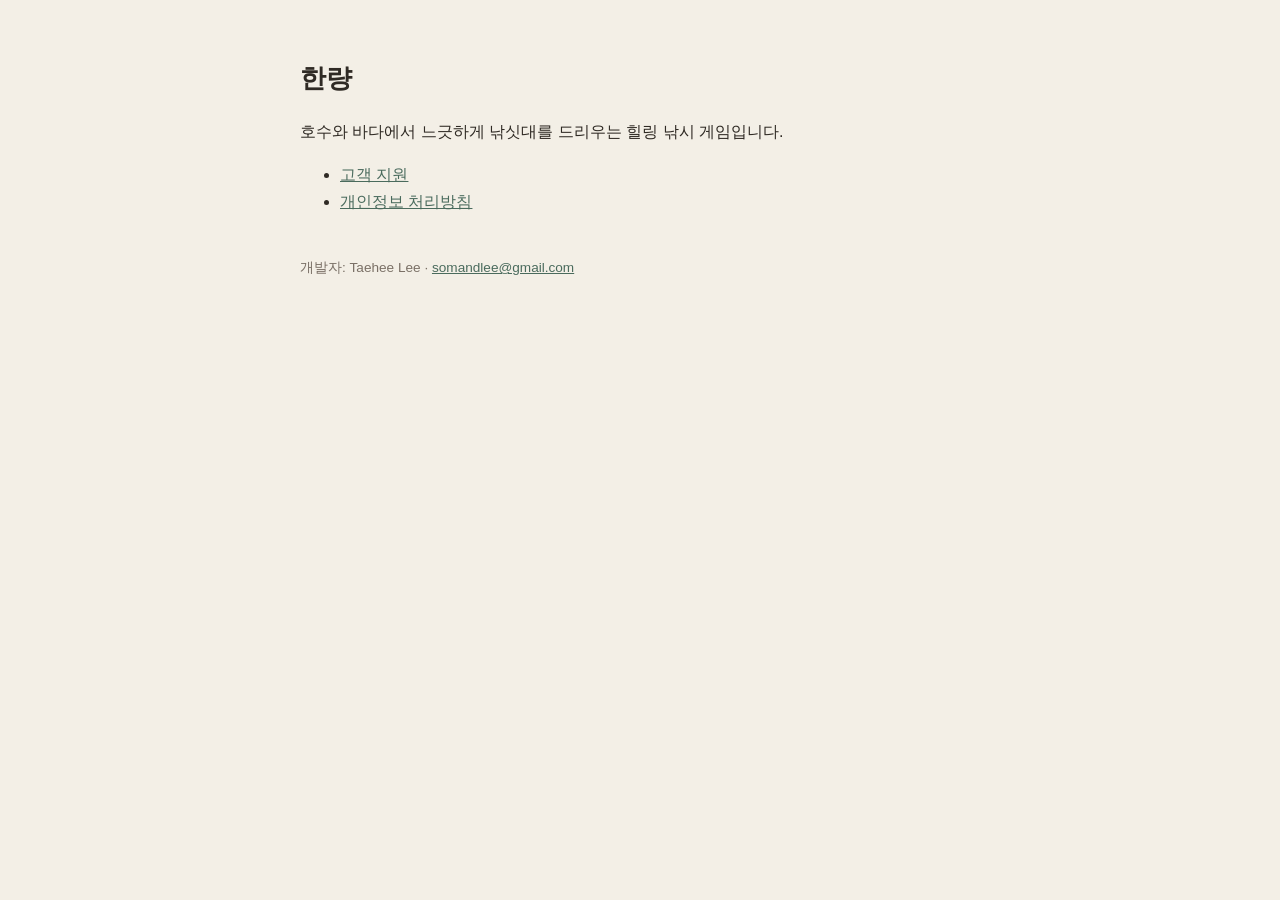
<file: index.html>
<!doctype html><html lang="ko"><head><meta charset="utf-8"><meta name="viewport" content="width=device-width,initial-scale=1"><title>한량</title><link rel="stylesheet" href="style.css"></head><body>
<h1>한량</h1>
<p>호수와 바다에서 느긋하게 낚싯대를 드리우는 힐링 낚시 게임입니다.</p>
<ul><li><a href="support.html">고객 지원</a></li><li><a href="privacy.html">개인정보 처리방침</a></li></ul>
<footer>개발자: Taehee Lee · <a href="mailto:somandlee@gmail.com">somandlee@gmail.com</a></footer>
</body></html>
</file>
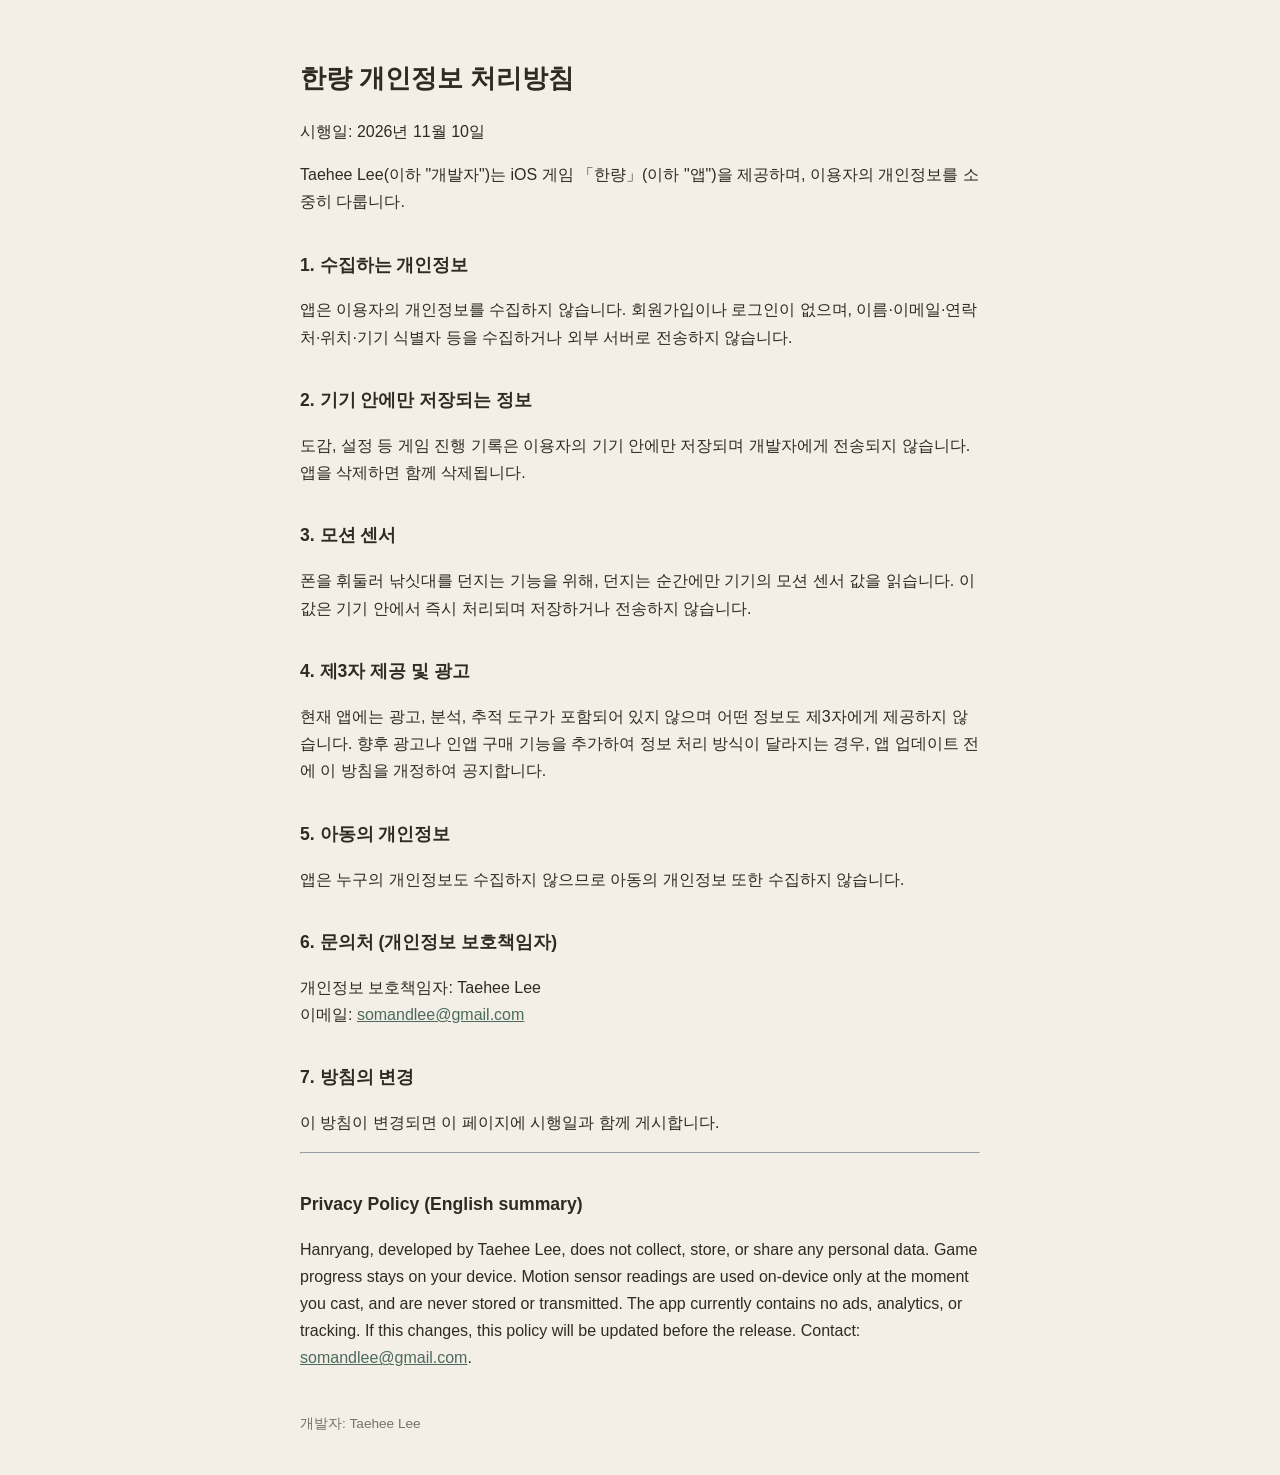
<file: privacy.html>
<!doctype html><html lang="ko"><head><meta charset="utf-8"><meta name="viewport" content="width=device-width,initial-scale=1"><title>한량 개인정보 처리방침</title><link rel="stylesheet" href="style.css"></head><body>
<h1>한량 개인정보 처리방침</h1>
<p>시행일: 2026년 11월 10일</p>
<p>Taehee Lee(이하 "개발자")는 iOS 게임 「한량」(이하 "앱")을 제공하며, 이용자의 개인정보를 소중히 다룹니다.</p>
<h2>1. 수집하는 개인정보</h2>
<p>앱은 이용자의 개인정보를 수집하지 않습니다. 회원가입이나 로그인이 없으며, 이름·이메일·연락처·위치·기기 식별자 등을 수집하거나 외부 서버로 전송하지 않습니다.</p>
<h2>2. 기기 안에만 저장되는 정보</h2>
<p>도감, 설정 등 게임 진행 기록은 이용자의 기기 안에만 저장되며 개발자에게 전송되지 않습니다. 앱을 삭제하면 함께 삭제됩니다.</p>
<h2>3. 모션 센서</h2>
<p>폰을 휘둘러 낚싯대를 던지는 기능을 위해, 던지는 순간에만 기기의 모션 센서 값을 읽습니다. 이 값은 기기 안에서 즉시 처리되며 저장하거나 전송하지 않습니다.</p>
<h2>4. 제3자 제공 및 광고</h2>
<p>현재 앱에는 광고, 분석, 추적 도구가 포함되어 있지 않으며 어떤 정보도 제3자에게 제공하지 않습니다. 향후 광고나 인앱 구매 기능을 추가하여 정보 처리 방식이 달라지는 경우, 앱 업데이트 전에 이 방침을 개정하여 공지합니다.</p>
<h2>5. 아동의 개인정보</h2>
<p>앱은 누구의 개인정보도 수집하지 않으므로 아동의 개인정보 또한 수집하지 않습니다.</p>
<h2>6. 문의처 (개인정보 보호책임자)</h2>
<p>개인정보 보호책임자: Taehee Lee<br>이메일: <a href="mailto:somandlee@gmail.com">somandlee@gmail.com</a></p>
<h2>7. 방침의 변경</h2>
<p>이 방침이 변경되면 이 페이지에 시행일과 함께 게시합니다.</p>
<hr>
<h2>Privacy Policy (English summary)</h2>
<p>Hanryang, developed by Taehee Lee, does not collect, store, or share any personal data. Game progress stays on your device. Motion sensor readings are used on-device only at the moment you cast, and are never stored or transmitted. The app currently contains no ads, analytics, or tracking. If this changes, this policy will be updated before the release. Contact: <a href="mailto:somandlee@gmail.com">somandlee@gmail.com</a>.</p>
<footer>개발자: Taehee Lee</footer>
</body></html>
</file>
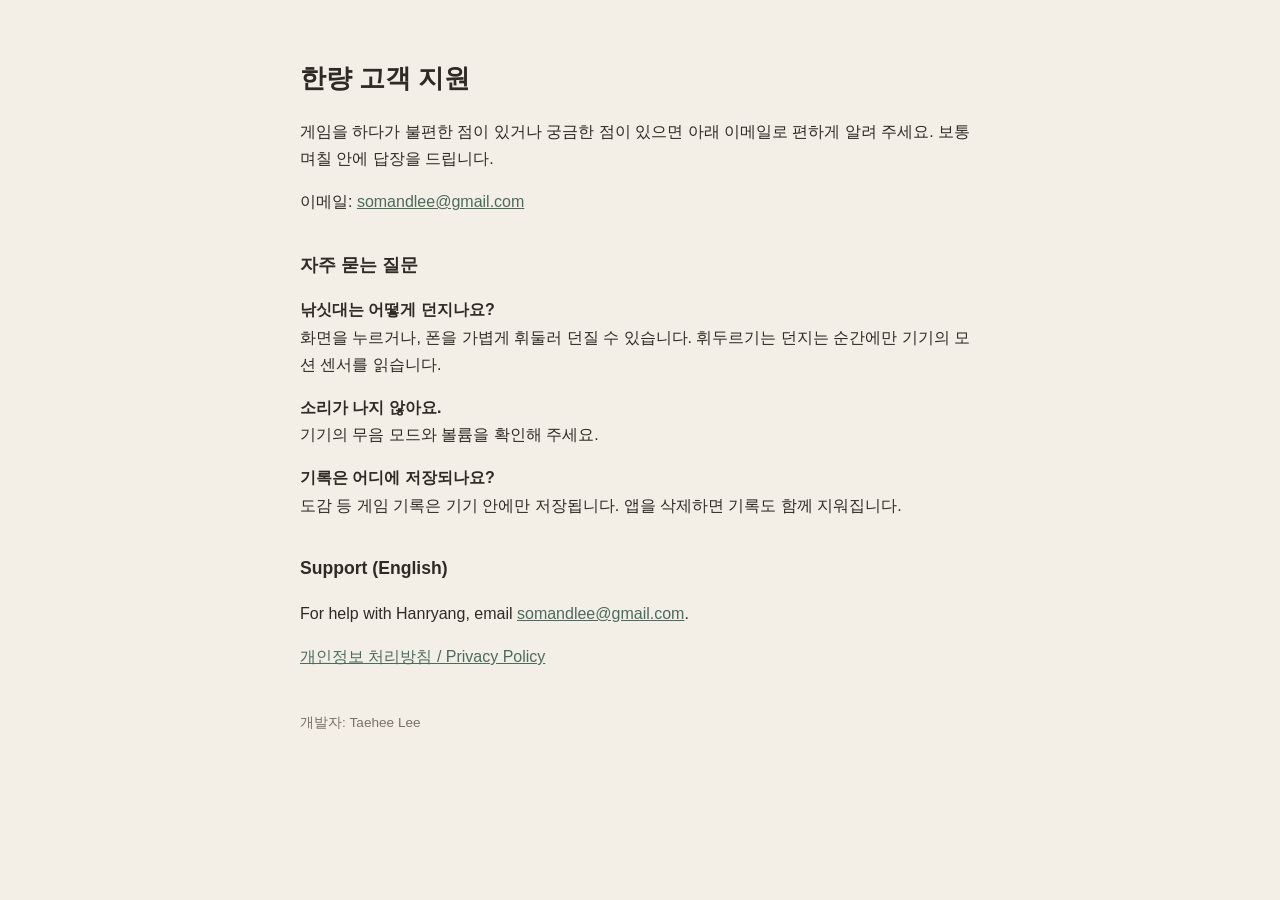
<file: support.html>
<!doctype html><html lang="ko"><head><meta charset="utf-8"><meta name="viewport" content="width=device-width,initial-scale=1"><title>한량 고객 지원</title><link rel="stylesheet" href="style.css"></head><body>
<h1>한량 고객 지원</h1>
<p>게임을 하다가 불편한 점이 있거나 궁금한 점이 있으면 아래 이메일로 편하게 알려 주세요. 보통 며칠 안에 답장을 드립니다.</p>
<p>이메일: <a href="mailto:somandlee@gmail.com">somandlee@gmail.com</a></p>
<h2>자주 묻는 질문</h2>
<p><b>낚싯대는 어떻게 던지나요?</b><br>화면을 누르거나, 폰을 가볍게 휘둘러 던질 수 있습니다. 휘두르기는 던지는 순간에만 기기의 모션 센서를 읽습니다.</p>
<p><b>소리가 나지 않아요.</b><br>기기의 무음 모드와 볼륨을 확인해 주세요.</p>
<p><b>기록은 어디에 저장되나요?</b><br>도감 등 게임 기록은 기기 안에만 저장됩니다. 앱을 삭제하면 기록도 함께 지워집니다.</p>
<h2>Support (English)</h2>
<p>For help with Hanryang, email <a href="mailto:somandlee@gmail.com">somandlee@gmail.com</a>.</p>
<p><a href="privacy.html">개인정보 처리방침 / Privacy Policy</a></p>
<footer>개발자: Taehee Lee</footer>
</body></html>
</file>
<file: style.css>
body{font-family:-apple-system,BlinkMacSystemFont,"Apple SD Gothic Neo","Noto Sans KR",sans-serif;background:#f3efe6;color:#2f2a24;max-width:680px;margin:0 auto;padding:40px 20px;line-height:1.7}
h1{font-weight:600;font-size:1.6em}h2{font-size:1.1em;margin-top:2em}a{color:#4a6b5d}footer{margin-top:3em;font-size:.85em;color:#7a7066}
</file>
